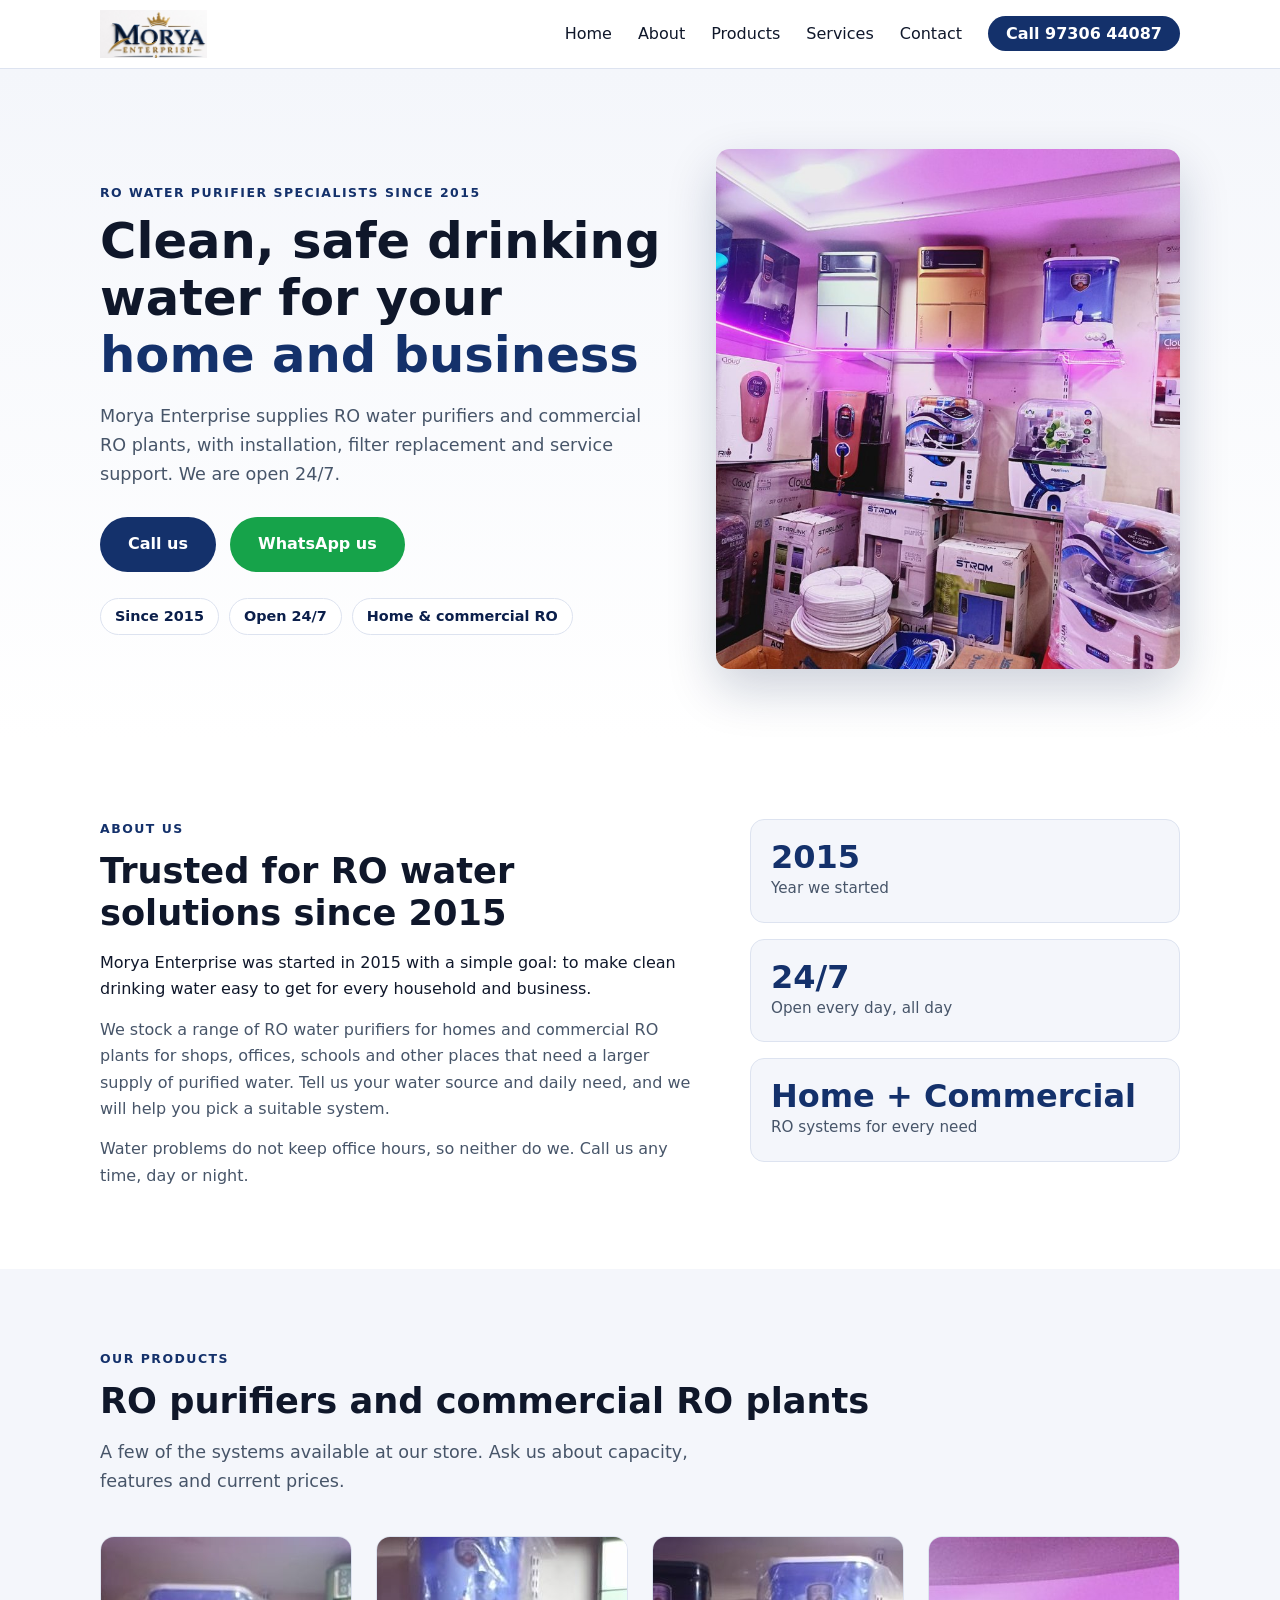
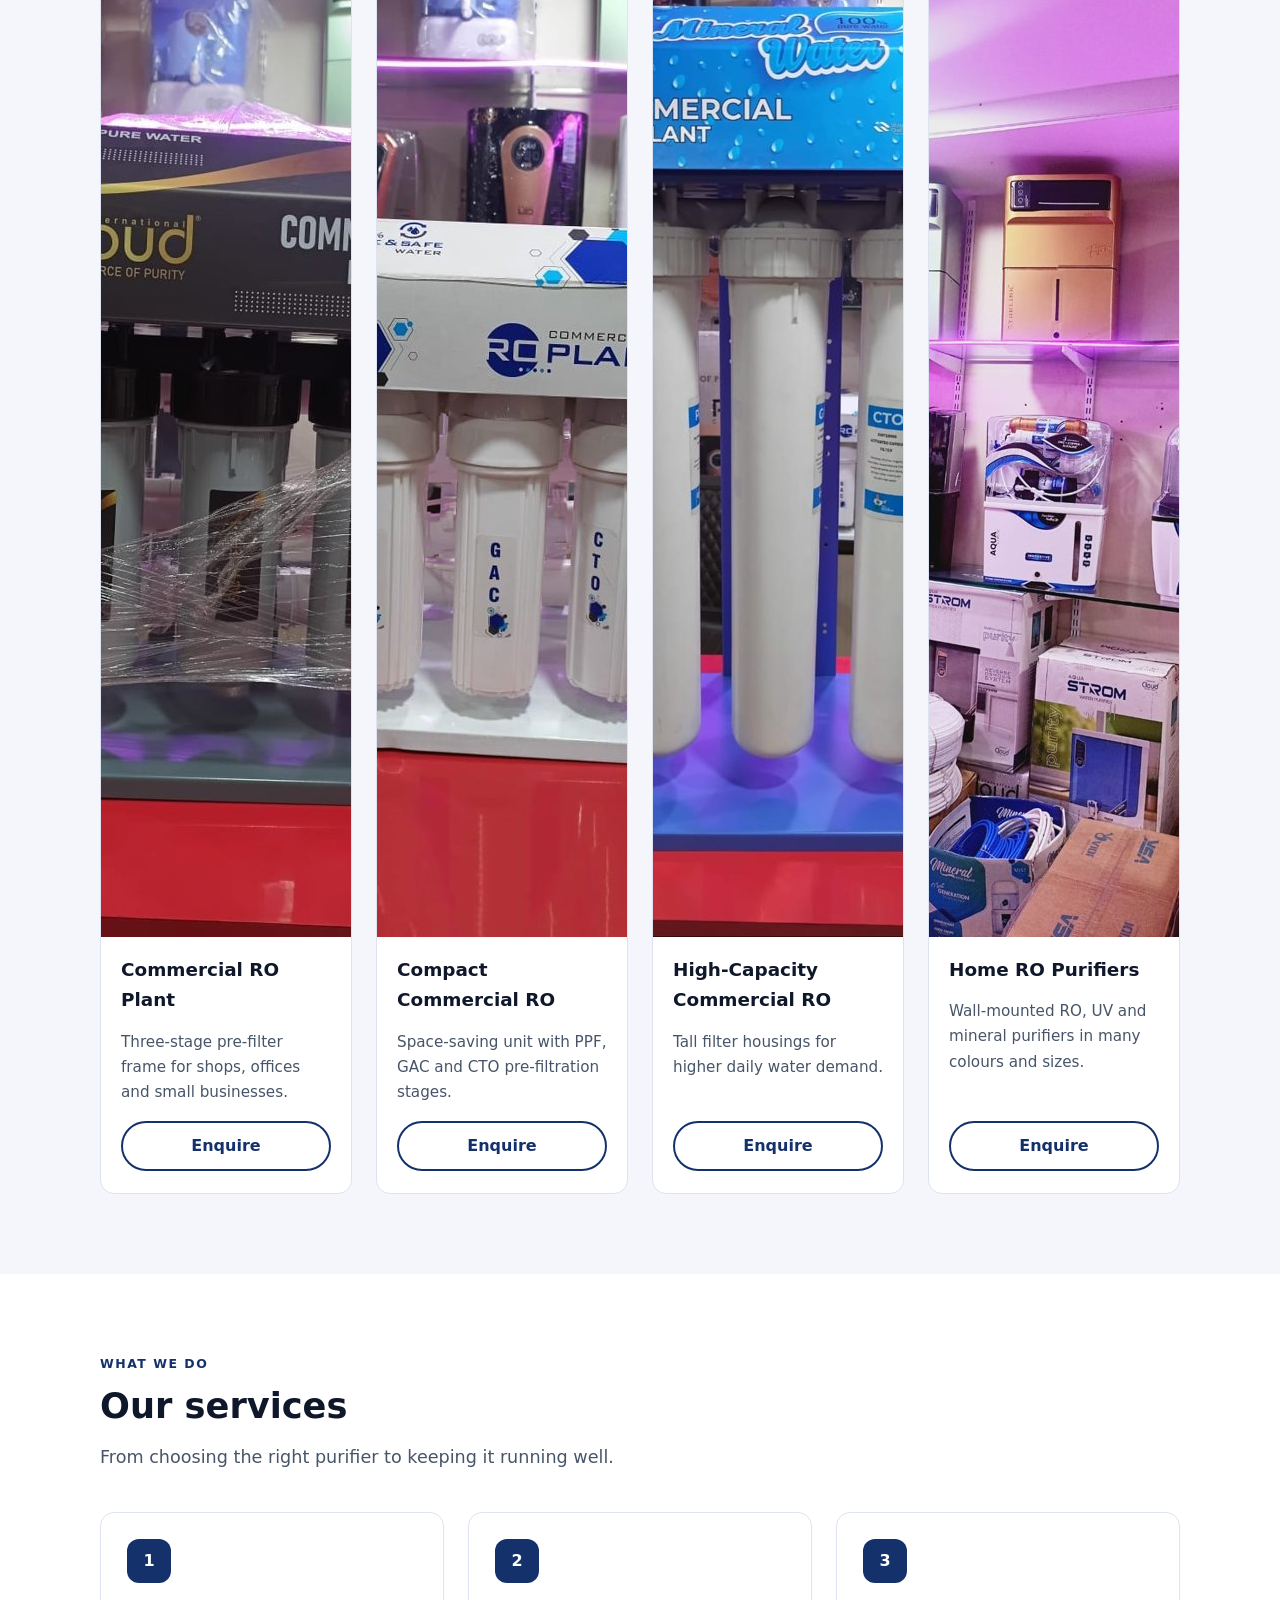
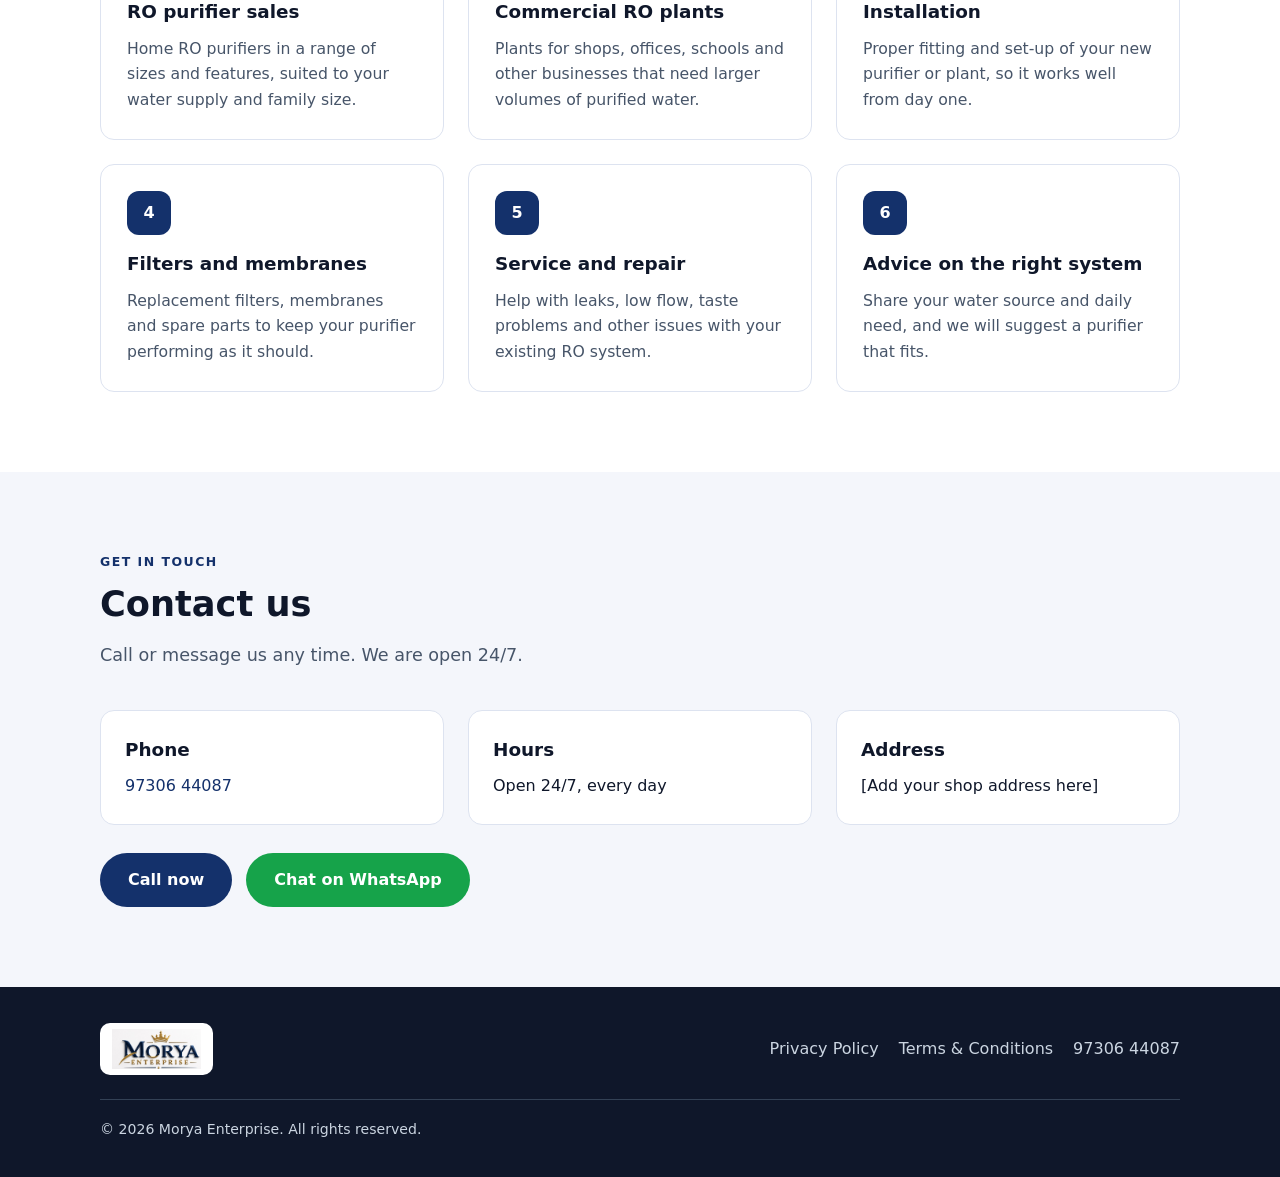
<file: index.html>
<!DOCTYPE html>
<html lang="en">
<head>
  <meta charset="utf-8">
  <meta name="viewport" content="width=device-width, initial-scale=1">
  <title>Morya Enterprise | RO Water Purifiers &amp; Commercial RO Plants</title>
  <meta name="description" content="Morya Enterprise, serving customers since 2015. RO water purifiers, commercial RO plants, installation, filters and service. Open 24/7. Call 9730644087.">
  <meta property="og:title" content="Morya Enterprise | RO Water Purifiers">
  <meta property="og:description" content="RO water purifiers and commercial RO plants since 2015. Open 24/7.">
  <meta property="og:type" content="website">
  <meta property="og:image" content="assets/shop-display.jpg">
  <link rel="icon" type="image/png" href="assets/favicon.png">
  <link rel="stylesheet" href="styles.css">
</head>
<body id="top">
  <a class="skip-link" href="#main">Skip to main content</a>

  <header class="site-header">
    <div class="container nav-wrap">
      <a class="brand" href="index.html"><img src="assets/logo.svg" alt="Morya Enterprise" width="900" height="404"></a>
      <button class="menu-toggle" type="button" aria-label="Toggle menu" aria-expanded="false" aria-controls="site-nav">Menu</button>
      <nav class="nav" id="site-nav" aria-label="Main">
        <ul class="nav-list">
          <li><a href="#top">Home</a></li>
          <li><a href="#about">About</a></li>
          <li><a href="#products">Products</a></li>
          <li><a href="#services">Services</a></li>
          <li><a href="#contact">Contact</a></li>
          <li><a class="nav-call" href="tel:+919730644087">Call 97306 44087</a></li>
        </ul>
      </nav>
    </div>
  </header>

  <main id="main">
    <section class="hero">
      <div class="container hero-grid">
        <div>
          <p class="eyebrow">RO water purifier specialists since 2015</p>
          <h1>Clean, safe drinking water for your <em>home and business</em></h1>
          <p class="lead">Morya Enterprise supplies RO water purifiers and commercial RO plants, with installation, filter replacement and service support. We are open 24/7.</p>
          <div class="hero-actions">
            <a class="btn btn-primary" href="tel:+919730644087">Call us</a>
            <a class="btn btn-whatsapp" href="https://wa.me/919730644087?text=Hello%20Morya%20Enterprise%2C%20I%20would%20like%20to%20enquire%20about%20an%20RO%20purifier." target="_blank" rel="noopener">WhatsApp us</a>
          </div>
          <ul class="badges">
            <li>Since 2015</li>
            <li>Open 24/7</li>
            <li>Home &amp; commercial RO</li>
          </ul>
        </div>
        <div class="hero-img">
          <img src="assets/shop-display.jpg" alt="RO water purifiers on display at Morya Enterprise" width="750" height="1000">
        </div>
      </div>
    </section>

    <section id="about">
      <div class="container about-grid">
        <div>
          <p class="eyebrow">About us</p>
          <h2>Trusted for RO water solutions since 2015</h2>
          <p>Morya Enterprise was started in 2015 with a simple goal: to make clean drinking water easy to get for every household and business.</p>
          <p>We stock a range of RO water purifiers for homes and commercial RO plants for shops, offices, schools and other places that need a larger supply of purified water. Tell us your water source and daily need, and we will help you pick a suitable system.</p>
          <p>Water problems do not keep office hours, so neither do we. Call us any time, day or night.</p>
        </div>
        <div class="stats">
          <div class="stat"><strong>2015</strong><span>Year we started</span></div>
          <div class="stat"><strong>24/7</strong><span>Open every day, all day</span></div>
          <div class="stat"><strong>Home + Commercial</strong><span>RO systems for every need</span></div>
        </div>
      </div>
    </section>

    <section id="products" class="products">
      <div class="container">
        <div class="section-head">
          <p class="eyebrow">Our products</p>
          <h2>RO purifiers and commercial RO plants</h2>
          <p class="lead">A few of the systems available at our store. Ask us about capacity, features and current prices.</p>
        </div>
        <div class="product-cards">
          <article class="product-card">
            <img src="assets/commercial-ro-plant-1.jpg" alt="Commercial RO plant with three filter housings" width="750" height="1000" loading="lazy">
            <div class="product-body">
              <h3>Commercial RO Plant</h3>
              <p>Three-stage pre-filter frame for shops, offices and small businesses.</p>
              <a class="btn btn-outline" href="https://wa.me/919730644087?text=Hello%20Morya%20Enterprise%2C%20I%20would%20like%20details%20of%20the%20Commercial%20RO%20Plant." target="_blank" rel="noopener">Enquire</a>
            </div>
          </article>
          <article class="product-card">
            <img src="assets/commercial-ro-plant-2.jpg" alt="Compact commercial RO plant with PPF, GAC and CTO filters" width="749" height="1000" loading="lazy">
            <div class="product-body">
              <h3>Compact Commercial RO</h3>
              <p>Space-saving unit with PPF, GAC and CTO pre-filtration stages.</p>
              <a class="btn btn-outline" href="https://wa.me/919730644087?text=Hello%20Morya%20Enterprise%2C%20I%20would%20like%20details%20of%20the%20Compact%20Commercial%20RO." target="_blank" rel="noopener">Enquire</a>
            </div>
          </article>
          <article class="product-card">
            <img src="assets/commercial-ro-plant-3.jpg" alt="Large commercial RO plant with tall filter housings" width="750" height="1000" loading="lazy">
            <div class="product-body">
              <h3>High-Capacity Commercial RO</h3>
              <p>Tall filter housings for higher daily water demand.</p>
              <a class="btn btn-outline" href="https://wa.me/919730644087?text=Hello%20Morya%20Enterprise%2C%20I%20would%20like%20details%20of%20the%20High-Capacity%20Commercial%20RO." target="_blank" rel="noopener">Enquire</a>
            </div>
          </article>
          <article class="product-card">
            <img src="assets/shop-display.jpg" alt="Home RO water purifiers in different colours and sizes" width="750" height="1000" loading="lazy">
            <div class="product-body">
              <h3>Home RO Purifiers</h3>
              <p>Wall-mounted RO, UV and mineral purifiers in many colours and sizes.</p>
              <a class="btn btn-outline" href="https://wa.me/919730644087?text=Hello%20Morya%20Enterprise%2C%20I%20would%20like%20details%20of%20Home%20RO%20Purifiers." target="_blank" rel="noopener">Enquire</a>
            </div>
          </article>
        </div>
      </div>
    </section>

    <section id="services">
      <div class="container">
        <div class="section-head">
          <p class="eyebrow">What we do</p>
          <h2>Our services</h2>
          <p class="lead">From choosing the right purifier to keeping it running well.</p>
        </div>
        <div class="cards">
          <article class="card"><div class="card-icon">1</div><h3>RO purifier sales</h3><p>Home RO purifiers in a range of sizes and features, suited to your water supply and family size.</p></article>
          <article class="card"><div class="card-icon">2</div><h3>Commercial RO plants</h3><p>Plants for shops, offices, schools and other businesses that need larger volumes of purified water.</p></article>
          <article class="card"><div class="card-icon">3</div><h3>Installation</h3><p>Proper fitting and set-up of your new purifier or plant, so it works well from day one.</p></article>
          <article class="card"><div class="card-icon">4</div><h3>Filters and membranes</h3><p>Replacement filters, membranes and spare parts to keep your purifier performing as it should.</p></article>
          <article class="card"><div class="card-icon">5</div><h3>Service and repair</h3><p>Help with leaks, low flow, taste problems and other issues with your existing RO system.</p></article>
          <article class="card"><div class="card-icon">6</div><h3>Advice on the right system</h3><p>Share your water source and daily need, and we will suggest a purifier that fits.</p></article>
        </div>
      </div>
    </section>

    <section id="contact" class="contact">
      <div class="container">
        <div class="section-head">
          <p class="eyebrow">Get in touch</p>
          <h2>Contact us</h2>
          <p class="lead">Call or message us any time. We are open 24/7.</p>
        </div>
        <div class="contact-grid">
          <div class="contact-box"><h3>Phone</h3><p><a href="tel:+919730644087">97306 44087</a></p></div>
          <div class="contact-box"><h3>Hours</h3><p>Open 24/7, every day</p></div>
          <div class="contact-box"><h3>Address</h3><p>[Add your shop address here]</p></div>
        </div>
        <div class="contact-actions">
          <a class="btn btn-primary" href="tel:+919730644087">Call now</a>
          <a class="btn btn-whatsapp" href="https://wa.me/919730644087?text=Hello%20Morya%20Enterprise%2C%20I%20would%20like%20to%20enquire%20about%20an%20RO%20purifier." target="_blank" rel="noopener">Chat on WhatsApp</a>
        </div>
      </div>
    </section>
  </main>

  <a class="float-call" href="tel:+919730644087" aria-label="Call Morya Enterprise">Call now</a>

  <footer class="site-footer">
    <div class="container">
      <div class="footer-top">
        <div class="footer-brand"><img src="assets/logo.svg" alt="Morya Enterprise" width="900" height="404"></div>
        <ul class="footer-links">
          <li><a href="privacy.html">Privacy Policy</a></li>
          <li><a href="terms.html">Terms &amp; Conditions</a></li>
          <li><a href="tel:+919730644087">97306 44087</a></li>
        </ul>
      </div>
      <p class="copy">&copy; <span id="year">2026</span> Morya Enterprise. All rights reserved.</p>
    </div>
  </footer>

  <script>
    (function () {
      var toggle = document.querySelector('.menu-toggle');
      var nav = document.getElementById('site-nav');
      toggle.addEventListener('click', function () {
        var open = nav.classList.toggle('open');
        toggle.setAttribute('aria-expanded', open ? 'true' : 'false');
      });
      nav.querySelectorAll('a').forEach(function (a) {
        a.addEventListener('click', function () {
          nav.classList.remove('open');
          toggle.setAttribute('aria-expanded', 'false');
        });
      });
      document.getElementById('year').textContent = new Date().getFullYear();
    })();
  </script>
</body>
</html>
</file>
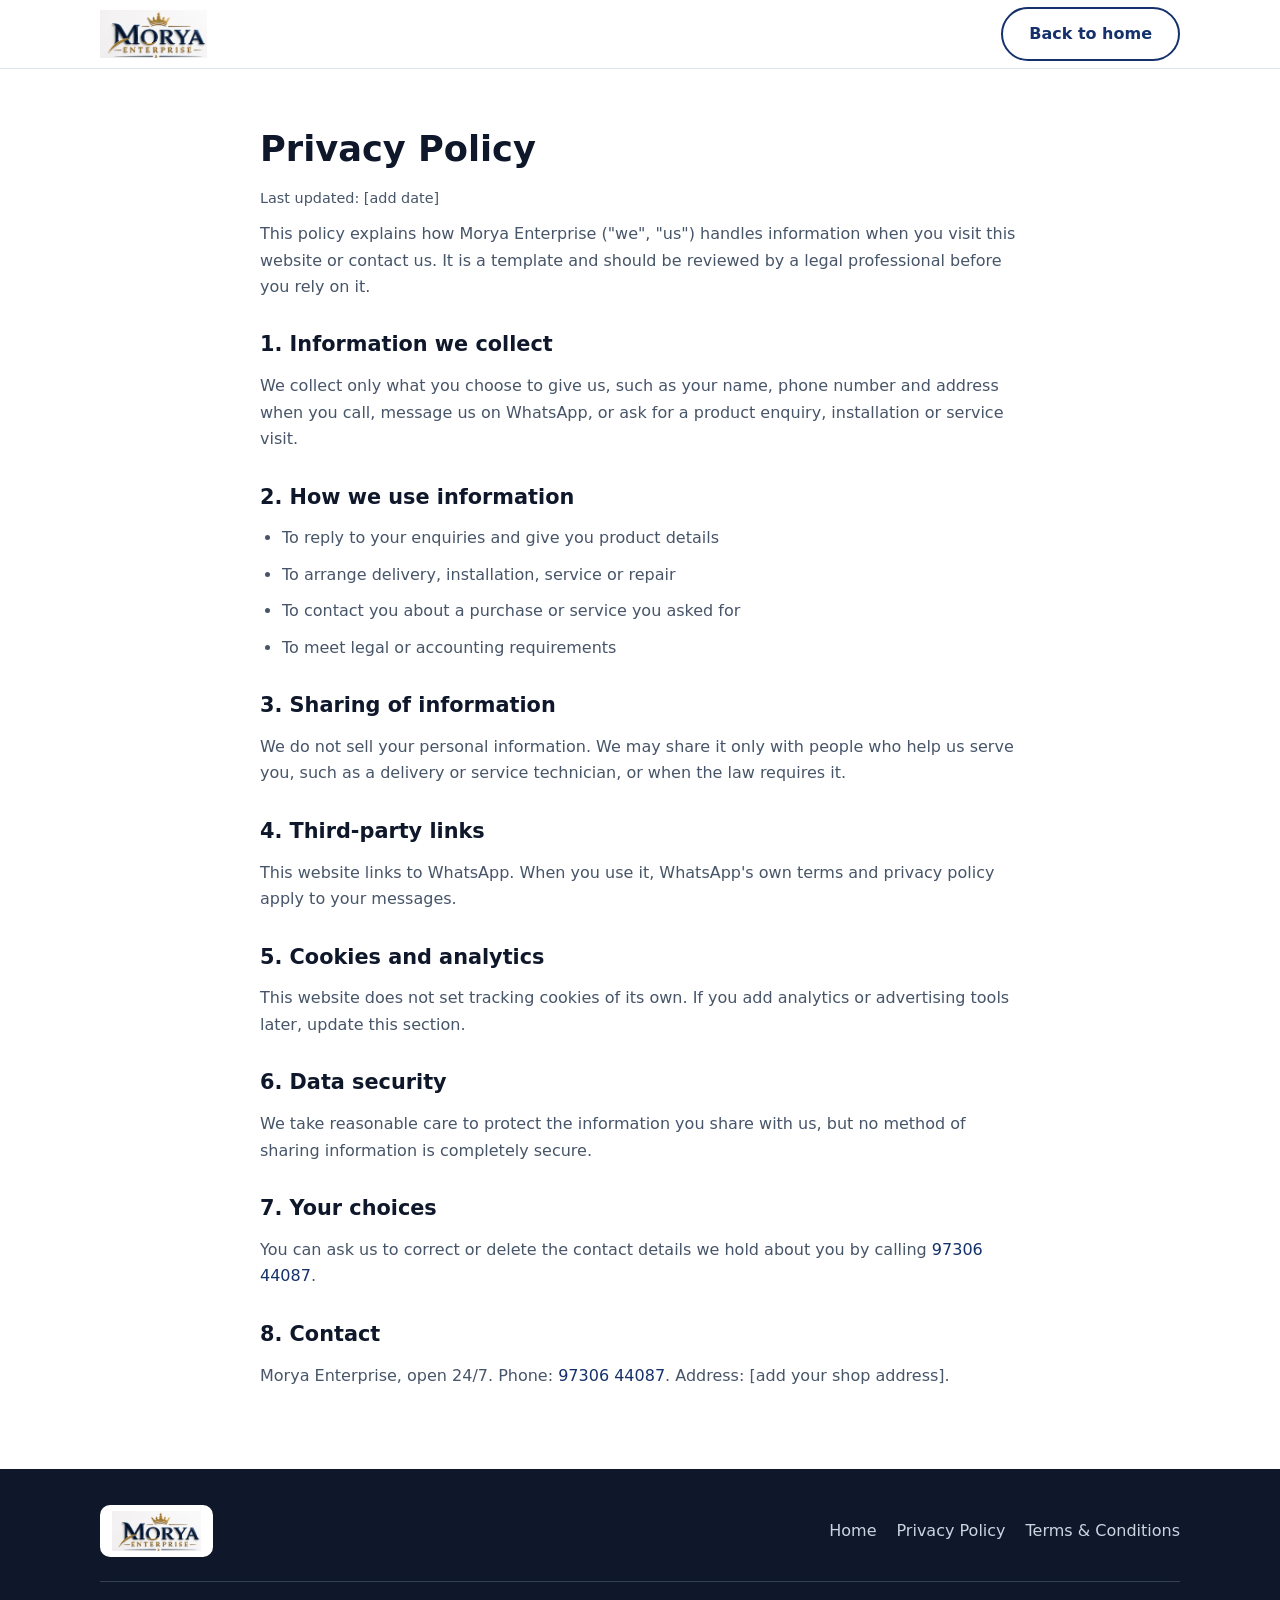
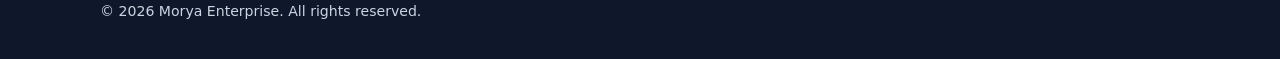
<file: privacy.html>
<!DOCTYPE html>
<html lang="en">
<head>
  <meta charset="utf-8">
  <meta name="viewport" content="width=device-width, initial-scale=1">
  <title>Privacy Policy | Morya Enterprise</title>
  <meta name="description" content="How Morya Enterprise collects, uses and protects your information.">
  <link rel="icon" type="image/png" href="assets/favicon.png">
  <link rel="stylesheet" href="styles.css">
</head>
<body>
  <header class="site-header">
    <div class="container nav-wrap">
      <a class="brand" href="index.html"><img src="assets/logo.svg" alt="Morya Enterprise" width="900" height="404"></a>
      <a class="btn btn-outline" href="index.html">Back to home</a>
    </div>
  </header>

  <main class="legal">
    <div class="container">
      <h1>Privacy Policy</h1>
      <p class="updated">Last updated: [add date]</p>

      <p>This policy explains how Morya Enterprise ("we", "us") handles information when you visit this website or contact us. It is a template and should be reviewed by a legal professional before you rely on it.</p>

      <h2>1. Information we collect</h2>
      <p>We collect only what you choose to give us, such as your name, phone number and address when you call, message us on WhatsApp, or ask for a product enquiry, installation or service visit.</p>

      <h2>2. How we use information</h2>
      <ul>
        <li>To reply to your enquiries and give you product details</li>
        <li>To arrange delivery, installation, service or repair</li>
        <li>To contact you about a purchase or service you asked for</li>
        <li>To meet legal or accounting requirements</li>
      </ul>

      <h2>3. Sharing of information</h2>
      <p>We do not sell your personal information. We may share it only with people who help us serve you, such as a delivery or service technician, or when the law requires it.</p>

      <h2>4. Third-party links</h2>
      <p>This website links to WhatsApp. When you use it, WhatsApp's own terms and privacy policy apply to your messages.</p>

      <h2>5. Cookies and analytics</h2>
      <p>This website does not set tracking cookies of its own. If you add analytics or advertising tools later, update this section.</p>

      <h2>6. Data security</h2>
      <p>We take reasonable care to protect the information you share with us, but no method of sharing information is completely secure.</p>

      <h2>7. Your choices</h2>
      <p>You can ask us to correct or delete the contact details we hold about you by calling <a href="tel:+919730644087">97306 44087</a>.</p>

      <h2>8. Contact</h2>
      <p>Morya Enterprise, open 24/7. Phone: <a href="tel:+919730644087">97306 44087</a>. Address: [add your shop address].</p>
    </div>
  </main>

  <footer class="site-footer">
    <div class="container">
      <div class="footer-top">
        <div class="footer-brand"><img src="assets/logo.svg" alt="Morya Enterprise" width="900" height="404"></div>
        <ul class="footer-links">
          <li><a href="index.html">Home</a></li>
          <li><a href="privacy.html">Privacy Policy</a></li>
          <li><a href="terms.html">Terms &amp; Conditions</a></li>
        </ul>
      </div>
      <p class="copy">&copy; 2026 Morya Enterprise. All rights reserved.</p>
    </div>
  </footer>
</body>
</html>
</file>
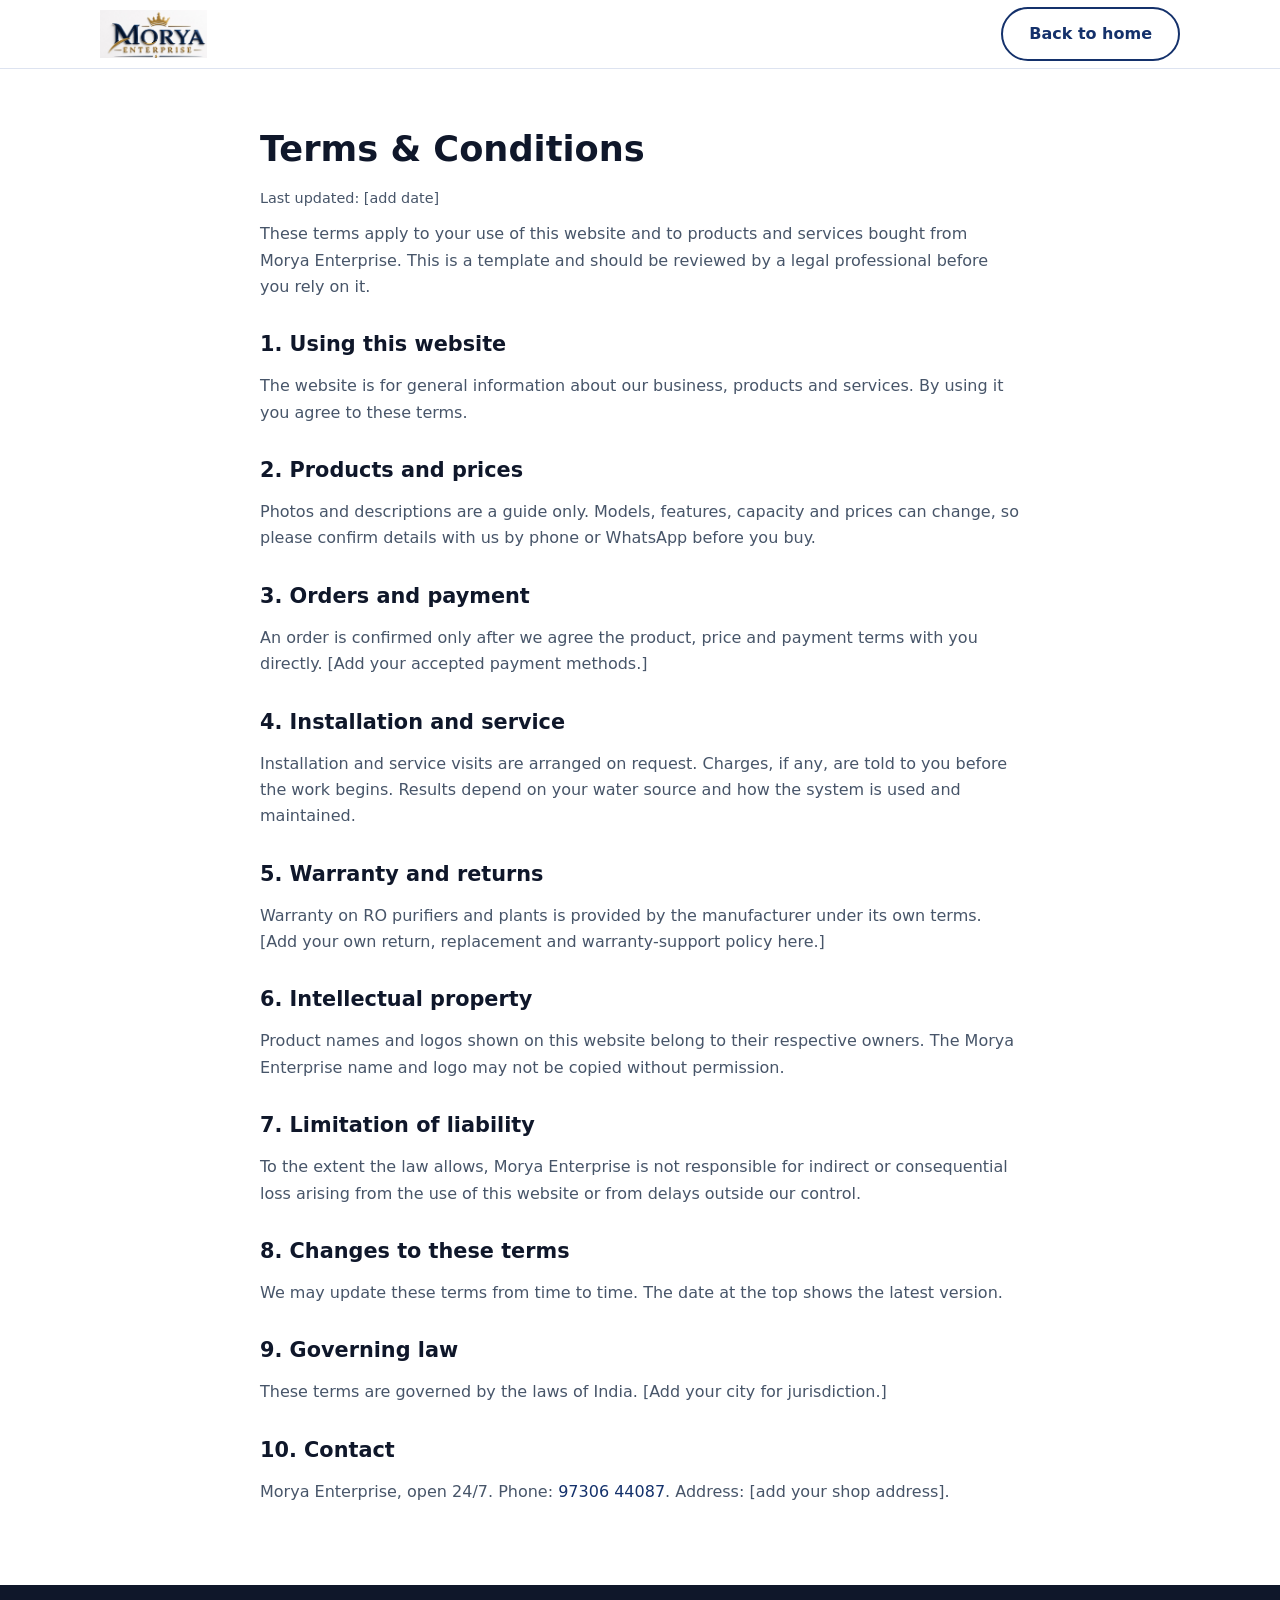
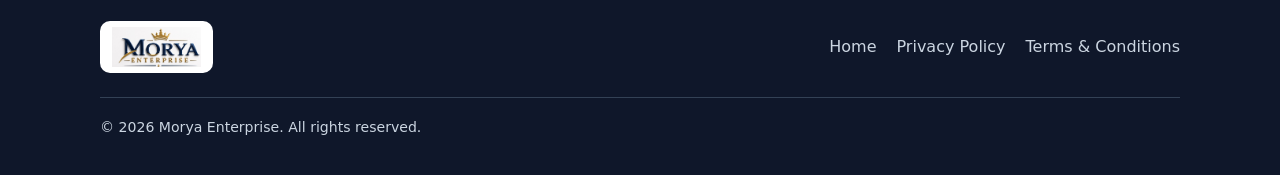
<file: terms.html>
<!DOCTYPE html>
<html lang="en">
<head>
  <meta charset="utf-8">
  <meta name="viewport" content="width=device-width, initial-scale=1">
  <title>Terms &amp; Conditions | Morya Enterprise</title>
  <meta name="description" content="Terms and conditions for using the Morya Enterprise website and buying our products and services.">
  <link rel="icon" type="image/png" href="assets/favicon.png">
  <link rel="stylesheet" href="styles.css">
</head>
<body>
  <header class="site-header">
    <div class="container nav-wrap">
      <a class="brand" href="index.html"><img src="assets/logo.svg" alt="Morya Enterprise" width="900" height="404"></a>
      <a class="btn btn-outline" href="index.html">Back to home</a>
    </div>
  </header>

  <main class="legal">
    <div class="container">
      <h1>Terms &amp; Conditions</h1>
      <p class="updated">Last updated: [add date]</p>

      <p>These terms apply to your use of this website and to products and services bought from Morya Enterprise. This is a template and should be reviewed by a legal professional before you rely on it.</p>

      <h2>1. Using this website</h2>
      <p>The website is for general information about our business, products and services. By using it you agree to these terms.</p>

      <h2>2. Products and prices</h2>
      <p>Photos and descriptions are a guide only. Models, features, capacity and prices can change, so please confirm details with us by phone or WhatsApp before you buy.</p>

      <h2>3. Orders and payment</h2>
      <p>An order is confirmed only after we agree the product, price and payment terms with you directly. [Add your accepted payment methods.]</p>

      <h2>4. Installation and service</h2>
      <p>Installation and service visits are arranged on request. Charges, if any, are told to you before the work begins. Results depend on your water source and how the system is used and maintained.</p>

      <h2>5. Warranty and returns</h2>
      <p>Warranty on RO purifiers and plants is provided by the manufacturer under its own terms. [Add your own return, replacement and warranty-support policy here.]</p>

      <h2>6. Intellectual property</h2>
      <p>Product names and logos shown on this website belong to their respective owners. The Morya Enterprise name and logo may not be copied without permission.</p>

      <h2>7. Limitation of liability</h2>
      <p>To the extent the law allows, Morya Enterprise is not responsible for indirect or consequential loss arising from the use of this website or from delays outside our control.</p>

      <h2>8. Changes to these terms</h2>
      <p>We may update these terms from time to time. The date at the top shows the latest version.</p>

      <h2>9. Governing law</h2>
      <p>These terms are governed by the laws of India. [Add your city for jurisdiction.]</p>

      <h2>10. Contact</h2>
      <p>Morya Enterprise, open 24/7. Phone: <a href="tel:+919730644087">97306 44087</a>. Address: [add your shop address].</p>
    </div>
  </main>

  <footer class="site-footer">
    <div class="container">
      <div class="footer-top">
        <div class="footer-brand"><img src="assets/logo.svg" alt="Morya Enterprise" width="900" height="404"></div>
        <ul class="footer-links">
          <li><a href="index.html">Home</a></li>
          <li><a href="privacy.html">Privacy Policy</a></li>
          <li><a href="terms.html">Terms &amp; Conditions</a></li>
        </ul>
      </div>
      <p class="copy">&copy; 2026 Morya Enterprise. All rights reserved.</p>
    </div>
  </footer>
</body>
</html>
</file>
<file: styles.css>
:root {
  --primary: #14316b;
  --primary-dark: #0b1f4b;
  --accent: #c9a13b;
  --whatsapp: #16a34a;
  --ink: #0f172a;
  --muted: #475569;
  --bg: #ffffff;
  --bg-soft: #f4f6fb;
  --border: #dde3f0;
  --radius: 14px;
  --max: 1120px;
}

* { box-sizing: border-box; margin: 0; padding: 0; }
html { scroll-behavior: smooth; scroll-padding-top: 80px; }
body {
  font-family: system-ui, -apple-system, "Segoe UI", Roboto, Arial, sans-serif;
  color: var(--ink);
  background: var(--bg);
  line-height: 1.65;
}
img { max-width: 100%; display: block; }
a { color: var(--primary); text-decoration: none; }
a:hover { text-decoration: underline; }
.container { width: 100%; max-width: var(--max); margin: 0 auto; padding: 0 20px; }

.skip-link {
  position: absolute; left: -999px; top: 8px;
  background: var(--primary); color: #fff; padding: 8px 14px; border-radius: 8px; z-index: 200;
}
.skip-link:focus { left: 8px; text-decoration: none; }

/* Header */
.site-header {
  position: sticky; top: 0; z-index: 100;
  background: rgba(255,255,255,.96); backdrop-filter: blur(8px);
  border-bottom: 1px solid var(--border);
}
.nav-wrap { display: flex; align-items: center; justify-content: space-between; min-height: 68px; }
.brand { display: flex; align-items: center; gap: 12px; color: var(--ink); }
.brand:hover { text-decoration: none; }
.brand img { height: 48px; width: auto; }
.brand-text { display: flex; flex-direction: column; line-height: 1.2; }
.brand-name { font-weight: 800; font-size: 1.1rem; letter-spacing: .01em; }
.brand-tag { font-size: .75rem; color: var(--muted); }

.nav-list { display: flex; gap: 26px; list-style: none; align-items: center; }
.nav-list a { color: var(--ink); font-weight: 500; }
.nav-list a:hover { color: var(--primary); text-decoration: none; }
.nav-list .nav-call { background: var(--primary); color: #fff; padding: 8px 18px; border-radius: 999px; font-weight: 600; }
.nav-list .nav-call:hover { background: var(--primary-dark); color: #fff; }

.menu-toggle {
  display: none; background: none; border: 1px solid var(--border);
  border-radius: 10px; padding: 8px 12px; font-size: 1rem; cursor: pointer; color: var(--ink);
}

/* Buttons */
.btn {
  display: inline-block; padding: 12px 26px; border-radius: 999px;
  font-weight: 600; border: 2px solid transparent; cursor: pointer; transition: .2s; font-size: 1rem;
}
.btn:hover { text-decoration: none; transform: translateY(-1px); }
.btn-primary { background: var(--primary); color: #fff; }
.btn-primary:hover { background: var(--primary-dark); }
.btn-outline { border-color: var(--primary); color: var(--primary); background: transparent; }
.btn-outline:hover { background: var(--primary); color: #fff; }
.btn-whatsapp { background: var(--whatsapp); color: #fff; }
.btn-whatsapp:hover { background: #15803d; }

/* Sections */
section { padding: 80px 0; }
.eyebrow {
  text-transform: uppercase; letter-spacing: .12em; font-size: .78rem;
  font-weight: 700; color: var(--primary); margin-bottom: 10px;
}
h1 { font-size: clamp(2rem, 5vw, 3.1rem); line-height: 1.15; margin-bottom: 18px; }
h1 em { font-style: normal; color: var(--primary); }
h2 { font-size: clamp(1.6rem, 3.5vw, 2.2rem); line-height: 1.2; margin-bottom: 16px; }
h3 { font-size: 1.15rem; margin-bottom: 8px; }
.lead { color: var(--muted); font-size: 1.1rem; max-width: 640px; }
.section-head { margin-bottom: 40px; }

/* Hero */
.hero { background: linear-gradient(180deg, var(--bg-soft), #fff); padding: 80px 0 70px; }
.hero-grid { display: grid; grid-template-columns: 1.1fr .9fr; gap: 48px; align-items: center; }
.hero-actions { display: flex; flex-wrap: wrap; gap: 14px; margin-top: 28px; }
.badges { display: flex; flex-wrap: wrap; gap: 10px; margin-top: 26px; list-style: none; }
.badges li {
  background: #fff; border-left: 3px solid var(--accent); border: 1px solid var(--border); border-radius: 999px;
  padding: 6px 14px; font-size: .9rem; font-weight: 600; color: var(--primary-dark);
}
.hero-img img {
  border-radius: var(--radius); box-shadow: 0 20px 50px rgba(11,31,75,.2);
  width: 100%; max-height: 520px; object-fit: cover;
}

/* About */
.about-grid { display: grid; grid-template-columns: 1.4fr 1fr; gap: 48px; align-items: start; }
.about-grid p + p { margin-top: 14px; color: var(--muted); }
.stats { display: grid; gap: 16px; }
.stat {
  background: var(--bg-soft); border: 1px solid var(--border);
  border-radius: var(--radius); padding: 20px;
}
.stat strong { display: block; font-size: 2rem; color: var(--primary); line-height: 1.1; }
.stat span { color: var(--muted); font-size: .95rem; }

/* Products */
.products { background: var(--bg-soft); }
.product-cards { display: grid; grid-template-columns: repeat(auto-fit, minmax(240px, 1fr)); gap: 24px; }
.product-card {
  background: #fff; border: 1px solid var(--border); border-radius: var(--radius);
  overflow: hidden; display: flex; flex-direction: column; transition: .2s;
}
.product-card:hover { box-shadow: 0 12px 30px rgba(11,31,75,.14); transform: translateY(-3px); }
.product-card img { width: 100%; aspect-ratio: 4 / 5; object-fit: cover; }
.product-body { padding: 18px 20px 22px; display: flex; flex-direction: column; gap: 6px; flex: 1; }
.product-body p { color: var(--muted); font-size: .95rem; flex: 1; }
.product-body .btn { margin-top: 10px; text-align: center; padding: 10px 18px; }

/* Services */
.cards { display: grid; grid-template-columns: repeat(auto-fit, minmax(280px, 1fr)); gap: 24px; }
.card {
  background: #fff; border: 1px solid var(--border); border-radius: var(--radius);
  padding: 26px; transition: .2s;
}
.card:hover { box-shadow: 0 12px 30px rgba(11,31,75,.12); transform: translateY(-3px); }
.card p { color: var(--muted); font-size: .98rem; }
.card-icon {
  width: 44px; height: 44px; border-radius: 12px; background: var(--primary);
  color: #fff; display: grid; place-items: center; font-weight: 700; margin-bottom: 14px;
}

/* Contact */
.contact { background: var(--bg-soft); }
.contact-grid { display: grid; grid-template-columns: repeat(auto-fit, minmax(240px, 1fr)); gap: 24px; }
.contact-box { background: #fff; border: 1px solid var(--border); border-radius: var(--radius); padding: 24px; }
.contact-box p, .contact-box a { word-break: break-word; }
.contact-actions { display: flex; flex-wrap: wrap; gap: 14px; margin-top: 28px; }

/* Footer */
.site-footer { background: var(--ink); color: #cbd5e1; padding: 36px 0; }
.footer-top { display: flex; flex-wrap: wrap; gap: 20px; justify-content: space-between; align-items: center; }
.footer-brand img { height: 52px; width: auto; background: #fff; border-radius: 10px; padding: 6px 12px; }
.footer-links { display: flex; flex-wrap: wrap; gap: 20px; list-style: none; }
.footer-links a { color: #cbd5e1; }
.copy { margin-top: 24px; padding-top: 18px; border-top: 1px solid #334155; font-size: .88rem; }

/* Floating call button (mobile) */
.float-call {
  display: none; position: fixed; right: 16px; bottom: 16px; z-index: 150;
  background: var(--whatsapp); color: #fff; padding: 12px 20px; border-radius: 999px;
  font-weight: 700; box-shadow: 0 8px 20px rgba(0,0,0,.25);
}
.float-call:hover { text-decoration: none; background: #15803d; }

/* Legal pages */
.legal { padding: 60px 0 80px; }
.legal .container { max-width: 800px; }
.legal h1 { font-size: 2.2rem; }
.legal h2 { font-size: 1.3rem; margin-top: 32px; }
.legal p, .legal li { color: var(--muted); margin-top: 10px; }
.legal ul { margin-left: 22px; }
.updated { color: var(--muted); font-size: .9rem; }

/* Responsive */
@media (max-width: 860px) {
  .hero-grid, .about-grid { grid-template-columns: 1fr; }
  section { padding: 56px 0; }
  .menu-toggle { display: block; }
  .nav { display: none; position: absolute; top: 68px; left: 0; right: 0; background: #fff; border-bottom: 1px solid var(--border); }
  .nav.open { display: block; }
  .nav-list { flex-direction: column; align-items: stretch; gap: 0; padding: 8px 20px 16px; }
  .nav-list a { display: block; padding: 12px 0; }
  .nav-list .nav-call { text-align: center; margin-top: 8px; }
  .float-call { display: block; }
}
</file>
